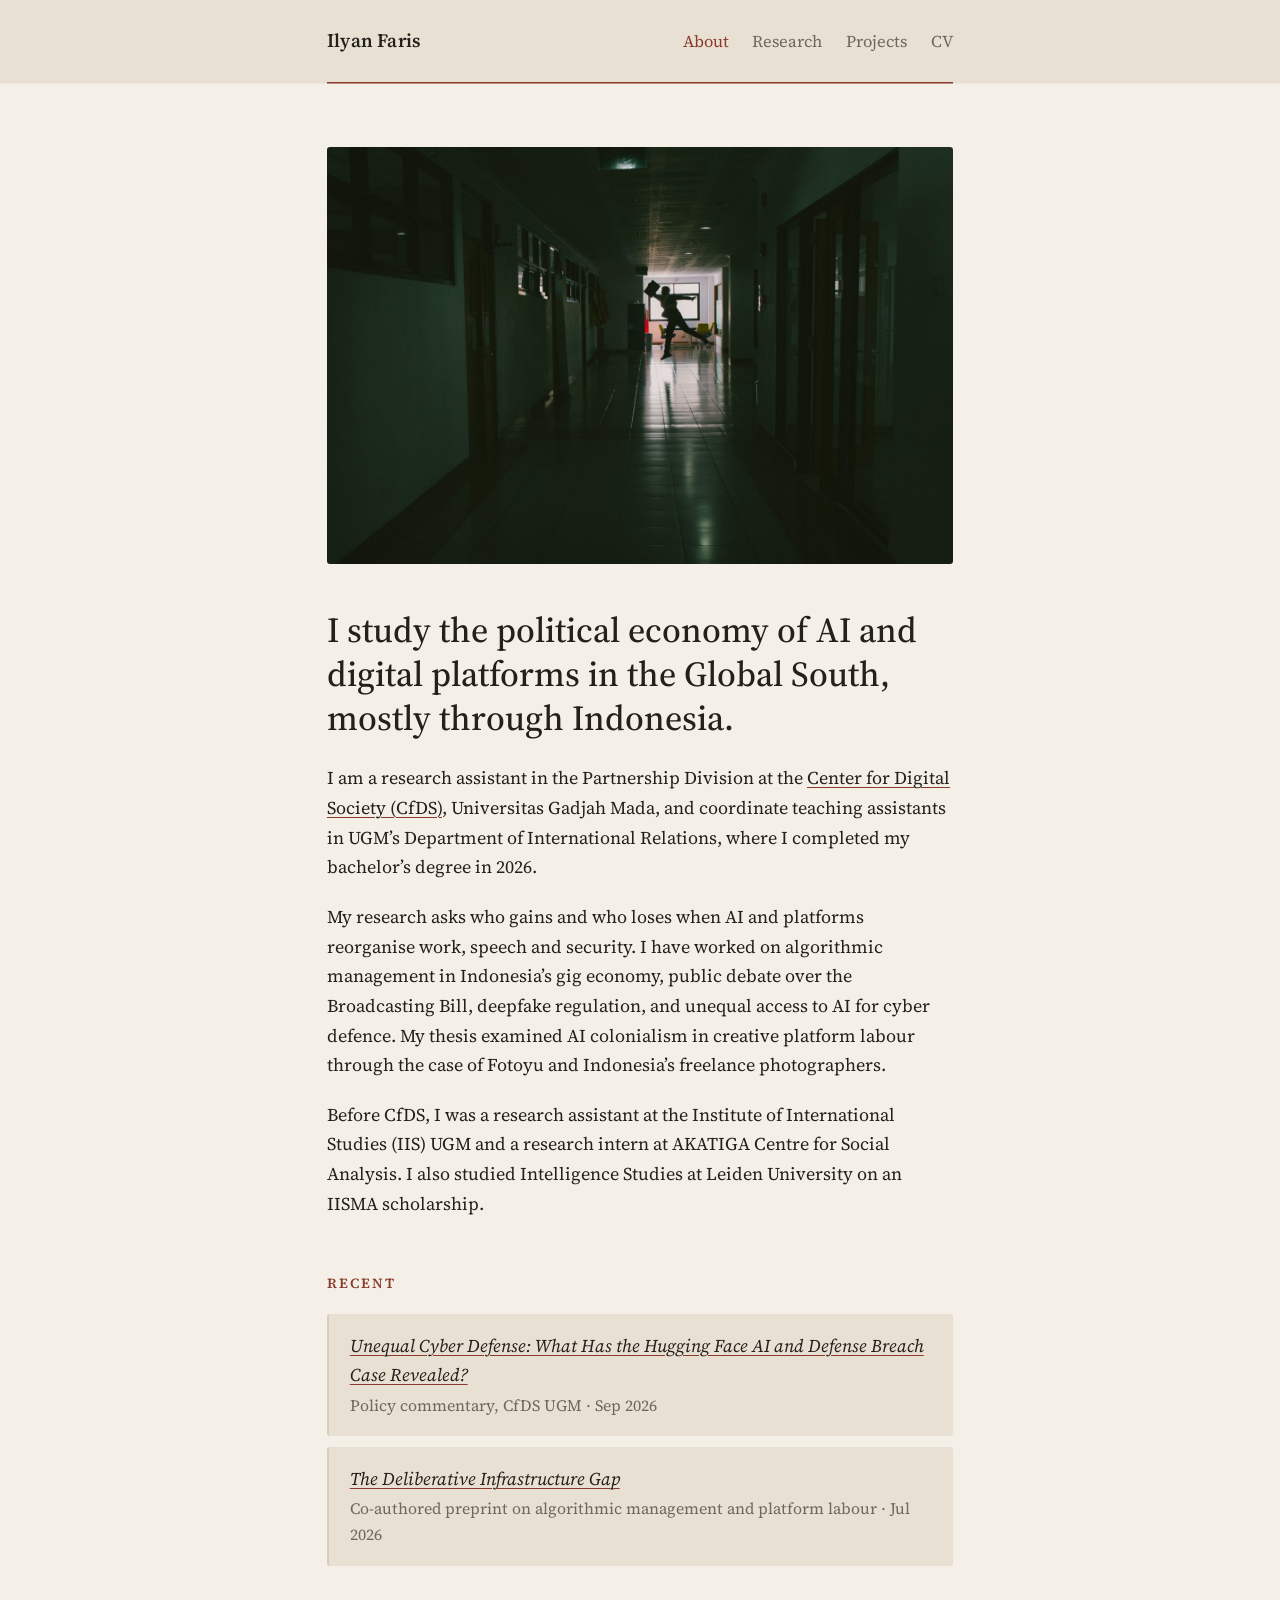
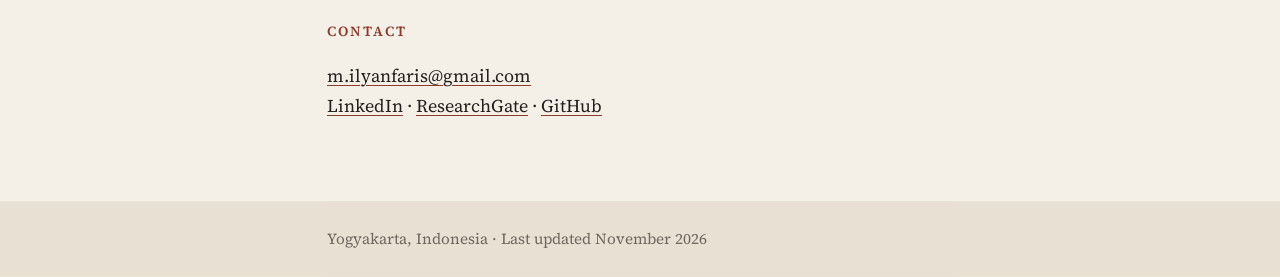
<file: index.html>
<!DOCTYPE html>
<html lang="en">
<head>
  <meta charset="utf-8">
  <meta name="viewport" content="width=device-width, initial-scale=1">
  <title>Ilyan Faris</title>
  <meta name="description" content="Ilyan Faris researches the political economy of AI and digital platforms in the Global South, with Indonesia as the main case.">
  <link rel="preconnect" href="https://fonts.googleapis.com">
  <link rel="preconnect" href="https://fonts.gstatic.com" crossorigin>
  <link href="https://fonts.googleapis.com/css2?family=Source+Serif+4:ital,opsz,wght@0,8..60,400;0,8..60,500;0,8..60,600;1,8..60,400&display=swap" rel="stylesheet">
  <link rel="stylesheet" href="style.css">
</head>
<body>
  <div class="wrap">

    <header>
      <a class="name" href="index.html">Ilyan Faris</a>
      <nav>
        <a href="index.html" class="current">About</a>
        <a href="research.html">Research</a>
        <a href="projects.html">Projects</a>
        <a href="cv.html">CV</a>
      </nav>
    </header>

    <main>
      <img class="photo" style="display:block;width:100%;height:auto;border-radius:3px;margin:0 0 2.5rem;" src="photo.jpg" alt="Silhouette of Ilyan Faris leaping down a dim university corridor toward a bright window" width="1400" height="934">

      <h1>I study the political economy of AI and digital platforms in the Global South, mostly through Indonesia.</h1>

      <p>I am a research assistant in the Partnership Division at the <a href="https://cfds.fisipol.ugm.ac.id">Center for Digital Society (CfDS)</a>, Universitas Gadjah Mada, and coordinate teaching assistants in UGM&rsquo;s Department of International Relations, where I completed my bachelor&rsquo;s degree in 2026.</p>

      <p>My research asks who gains and who loses when AI and platforms reorganise work, speech and security. I have worked on algorithmic management in Indonesia&rsquo;s gig economy, public debate over the Broadcasting Bill, deepfake regulation, and unequal access to AI for cyber defence. My thesis examined AI colonialism in creative platform labour through the case of Fotoyu and Indonesia&rsquo;s freelance photographers.</p>

      <p>Before CfDS, I was a research assistant at the Institute of International Studies (IIS) UGM and a research intern at AKATIGA Centre for Social Analysis. I also studied Intelligence Studies at Leiden University on an IISMA scholarship.</p>

      <h2>Recent</h2>
      <ul class="entries">
        <li>
          <span class="entry-title"><a href="https://digitalsociety.id/2026/09/17/unequal-cyber-defense-what-the-hugging-face-breach-reveals-about-defenders/22268/"><em>Unequal Cyber Defense: What Has the Hugging Face AI and Defense Breach Case Revealed?</em></a></span>
          <span class="entry-meta">Policy commentary, CfDS UGM &middot; Sep 2026</span>
        </li>
        <li>
          <span class="entry-title"><a href="project-gig-economy.html"><em>The Deliberative Infrastructure Gap</em></a></span>
          <span class="entry-meta">Co-authored preprint on algorithmic management and platform labour &middot; Jul 2026</span>
        </li>
      </ul>

      <h2>Contact</h2>
      <p>
        <a href="mailto:m.ilyanfaris@gmail.com">m.ilyanfaris@gmail.com</a><br>
        <a href="https://www.linkedin.com/in/muhammadilyanfaris/">LinkedIn</a> &middot;
        <a href="https://www.researchgate.net/profile/Muhammad-Faris-47">ResearchGate</a> &middot;
        <a href="https://github.com/IlyanFaris">GitHub</a>
      </p>
    </main>

    <footer>
      Yogyakarta, Indonesia &middot; Last updated November 2026
    </footer>

  </div>
</body>
</html>
</file>
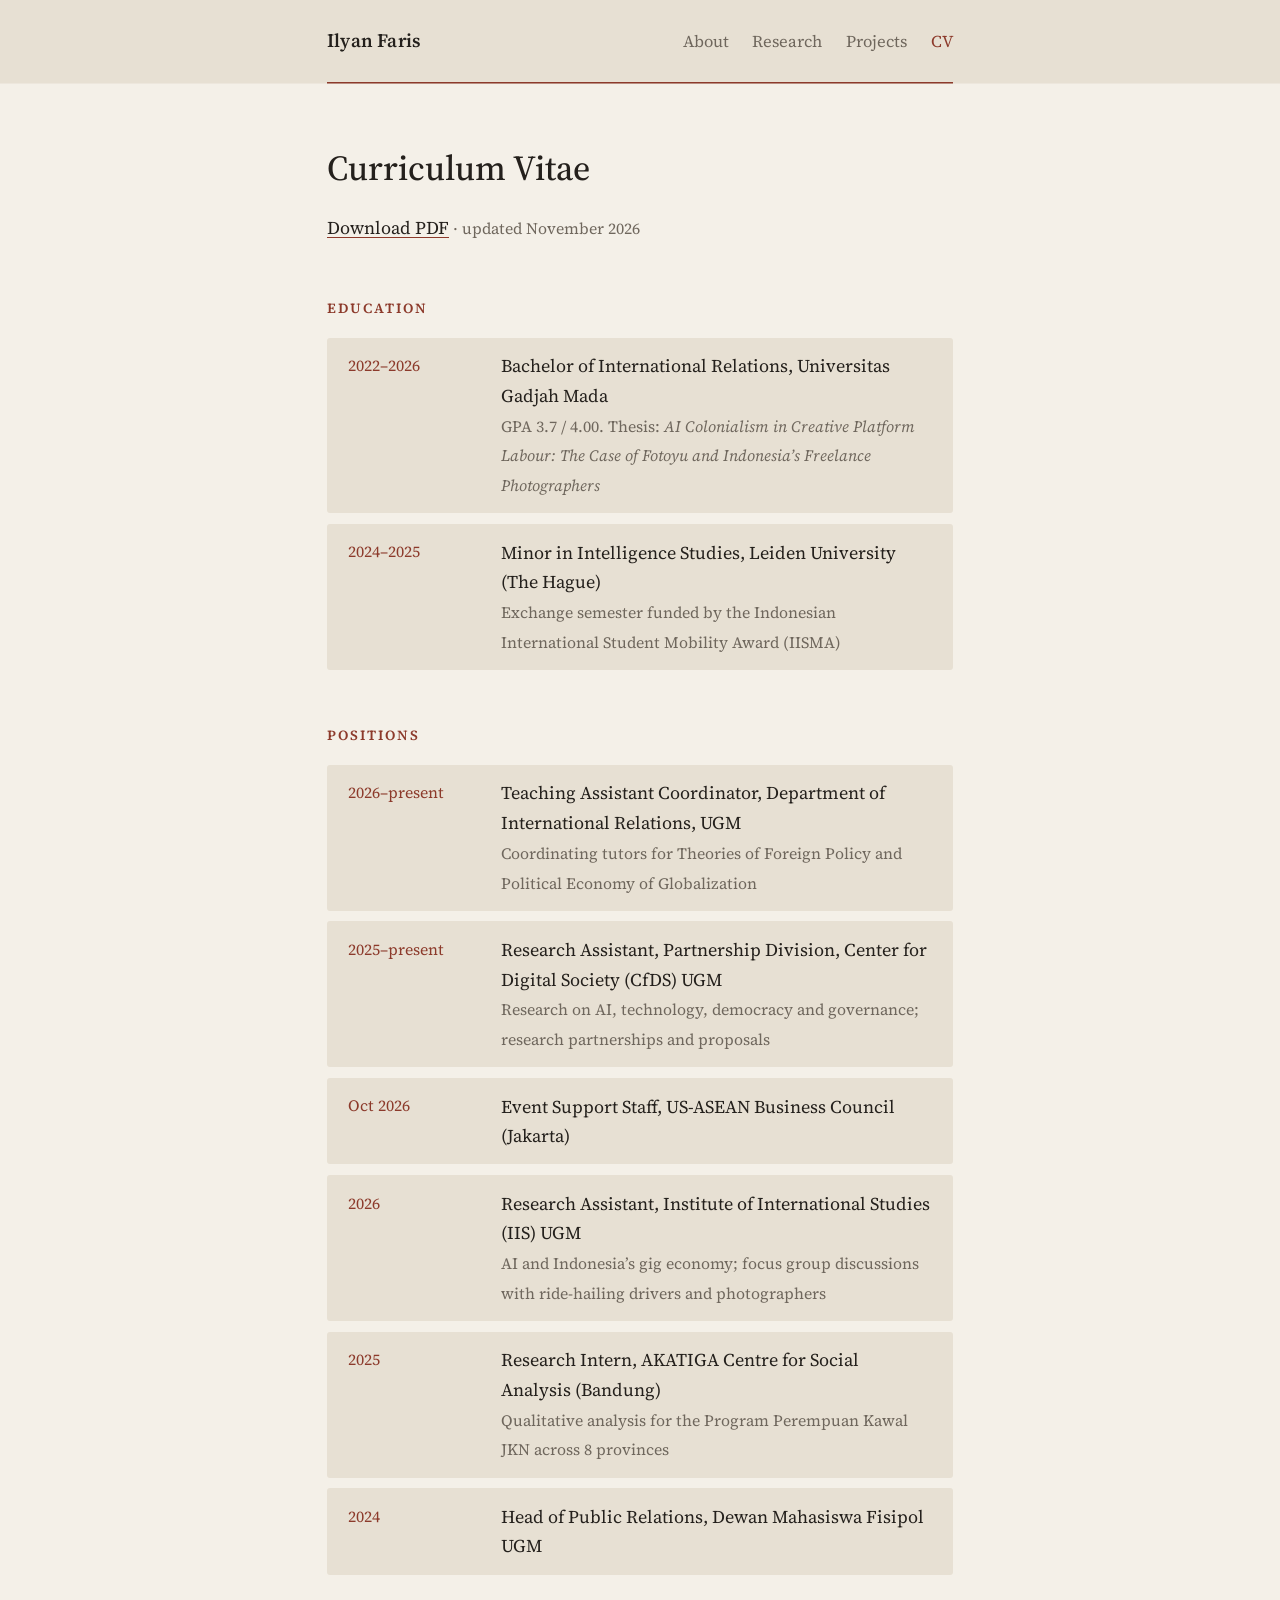
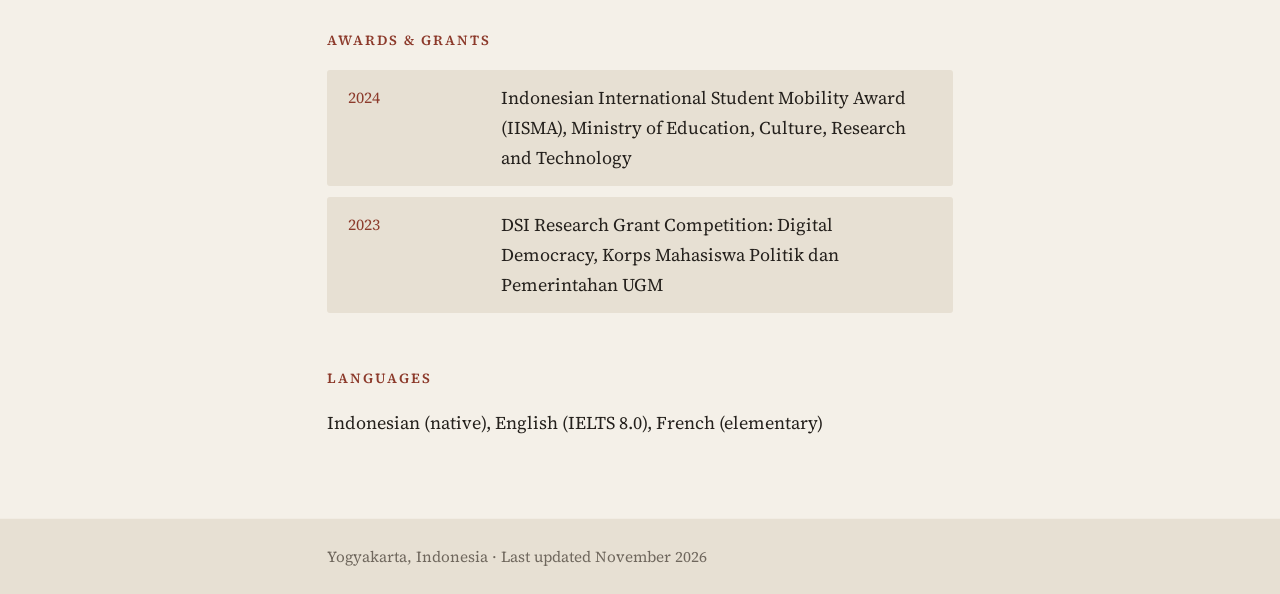
<file: cv.html>
<!DOCTYPE html>
<html lang="en">
<head>
  <meta charset="utf-8">
  <meta name="viewport" content="width=device-width, initial-scale=1">
  <title>CV — Ilyan Faris</title>
  <link rel="preconnect" href="https://fonts.googleapis.com">
  <link rel="preconnect" href="https://fonts.gstatic.com" crossorigin>
  <link href="https://fonts.googleapis.com/css2?family=Source+Serif+4:ital,opsz,wght@0,8..60,400;0,8..60,500;0,8..60,600;1,8..60,400&display=swap" rel="stylesheet">
  <link rel="stylesheet" href="style.css">
</head>
<body>
  <div class="wrap">

    <header>
      <a class="name" href="index.html">Ilyan Faris</a>
      <nav>
        <a href="index.html">About</a>
        <a href="research.html">Research</a>
        <a href="projects.html">Projects</a>
        <a href="cv.html" class="current">CV</a>
      </nav>
    </header>

    <main>
      <h1>Curriculum Vitae</h1>
      <p><a href="cv.pdf">Download PDF</a> <span class="muted small">&middot; updated November 2026</span></p>

      <h2>Education</h2>
      <div class="row">
        <div class="when">2022&ndash;2026</div>
        <div>Bachelor of International Relations, Universitas Gadjah Mada<br><span class="muted small">GPA 3.7 / 4.00. Thesis: <em>AI Colonialism in Creative Platform Labour: The Case of Fotoyu and Indonesia&rsquo;s Freelance Photographers</em></span></div>
      </div>
      <div class="row">
        <div class="when">2024&ndash;2025</div>
        <div>Minor in Intelligence Studies, Leiden University (The Hague)<br><span class="muted small">Exchange semester funded by the Indonesian International Student Mobility Award (IISMA)</span></div>
      </div>

      <h2>Positions</h2>
      <div class="row">
        <div class="when">2026&ndash;present</div>
        <div>Teaching Assistant Coordinator, Department of International Relations, UGM<br><span class="muted small">Coordinating tutors for Theories of Foreign Policy and Political Economy of Globalization</span></div>
      </div>
      <div class="row">
        <div class="when">2025&ndash;present</div>
        <div>Research Assistant, Partnership Division, Center for Digital Society (CfDS) UGM<br><span class="muted small">Research on AI, technology, democracy and governance; research partnerships and proposals</span></div>
      </div>
      <div class="row">
        <div class="when">Oct 2026</div>
        <div>Event Support Staff, US-ASEAN Business Council (Jakarta)</div>
      </div>
      <div class="row">
        <div class="when">2026</div>
        <div>Research Assistant, Institute of International Studies (IIS) UGM<br><span class="muted small">AI and Indonesia&rsquo;s gig economy; focus group discussions with ride-hailing drivers and photographers</span></div>
      </div>
      <div class="row">
        <div class="when">2025</div>
        <div>Research Intern, AKATIGA Centre for Social Analysis (Bandung)<br><span class="muted small">Qualitative analysis for the Program Perempuan Kawal JKN across 8 provinces</span></div>
      </div>
      <div class="row">
        <div class="when">2024</div>
        <div>Head of Public Relations, Dewan Mahasiswa Fisipol UGM</div>
      </div>

      <h2>Awards &amp; grants</h2>
      <div class="row">
        <div class="when">2024</div>
        <div>Indonesian International Student Mobility Award (IISMA), Ministry of Education, Culture, Research and Technology</div>
      </div>
      <div class="row">
        <div class="when">2023</div>
        <div>DSI Research Grant Competition: Digital Democracy, Korps Mahasiswa Politik dan Pemerintahan UGM</div>
      </div>

      <h2>Languages</h2>
      <p>Indonesian (native), English (IELTS 8.0), French (elementary)</p>
    </main>

    <footer>
      Yogyakarta, Indonesia &middot; Last updated November 2026
    </footer>

  </div>
</body>
</html>
</file>
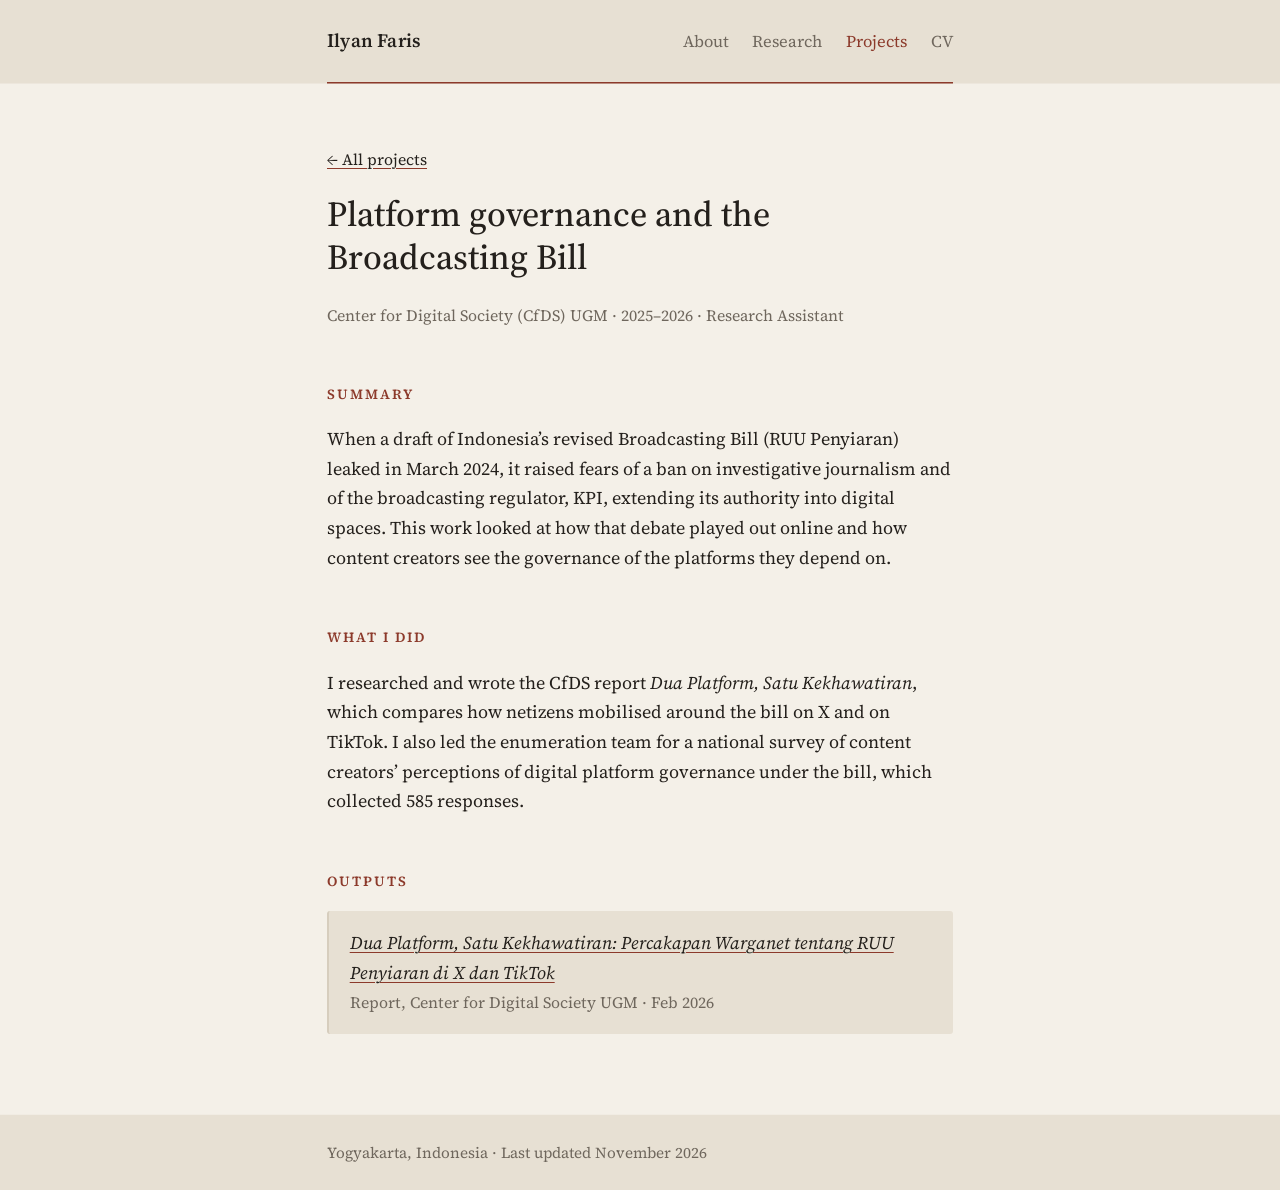
<file: project-broadcasting-bill.html>
<!DOCTYPE html>
<html lang="en">
<head>
  <meta charset="utf-8">
  <meta name="viewport" content="width=device-width, initial-scale=1">
  <title>Platform governance and the Broadcasting Bill — Ilyan Faris</title>
  <link rel="preconnect" href="https://fonts.googleapis.com">
  <link rel="preconnect" href="https://fonts.gstatic.com" crossorigin>
  <link href="https://fonts.googleapis.com/css2?family=Source+Serif+4:ital,opsz,wght@0,8..60,400;0,8..60,500;0,8..60,600;1,8..60,400&display=swap" rel="stylesheet">
  <link rel="stylesheet" href="style.css">
</head>
<body>
  <div class="wrap">

    <header>
      <a class="name" href="index.html">Ilyan Faris</a>
      <nav>
        <a href="index.html">About</a>
        <a href="research.html">Research</a>
        <a href="projects.html" class="current">Projects</a>
        <a href="cv.html">CV</a>
      </nav>
    </header>

    <main>
      <p class="small"><a href="projects.html">&larr; All projects</a></p>

      <h1>Platform governance and the Broadcasting Bill</h1>
      <p class="muted small">Center for Digital Society (CfDS) UGM &middot; 2025&ndash;2026 &middot; Research Assistant</p>

      <h2>Summary</h2>
      <p>When a draft of Indonesia&rsquo;s revised Broadcasting Bill (RUU Penyiaran) leaked in March 2024, it raised fears of a ban on investigative journalism and of the broadcasting regulator, KPI, extending its authority into digital spaces. This work looked at how that debate played out online and how content creators see the governance of the platforms they depend on.</p>

      <h2>What I did</h2>
      <p>I researched and wrote the CfDS report <em>Dua Platform, Satu Kekhawatiran</em>, which compares how netizens mobilised around the bill on X and on TikTok. I also led the enumeration team for a national survey of content creators&rsquo; perceptions of digital platform governance under the bill, which collected 585 responses.</p>

      <h2>Outputs</h2>
      <ul class="entries">
        <li>
          <span class="entry-title"><a href="https://digitalsociety.id/wp-content/uploads/2026/02/03.-Riset-RUU-Penyiaran-CfDS-Dua-Platform-Satu-Kekhawatiran-Percakapan-Warganet-tentang-RUU-Penyiaran-di-X-dan-TikTok.pdf"><em>Dua Platform, Satu Kekhawatiran: Percakapan Warganet tentang RUU Penyiaran di X dan TikTok</em></a></span>
          <span class="entry-meta">Report, Center for Digital Society UGM &middot; Feb 2026</span>
        </li>
      </ul>
    </main>

    <footer>
      Yogyakarta, Indonesia &middot; Last updated November 2026
    </footer>

  </div>
</body>
</html>
</file>
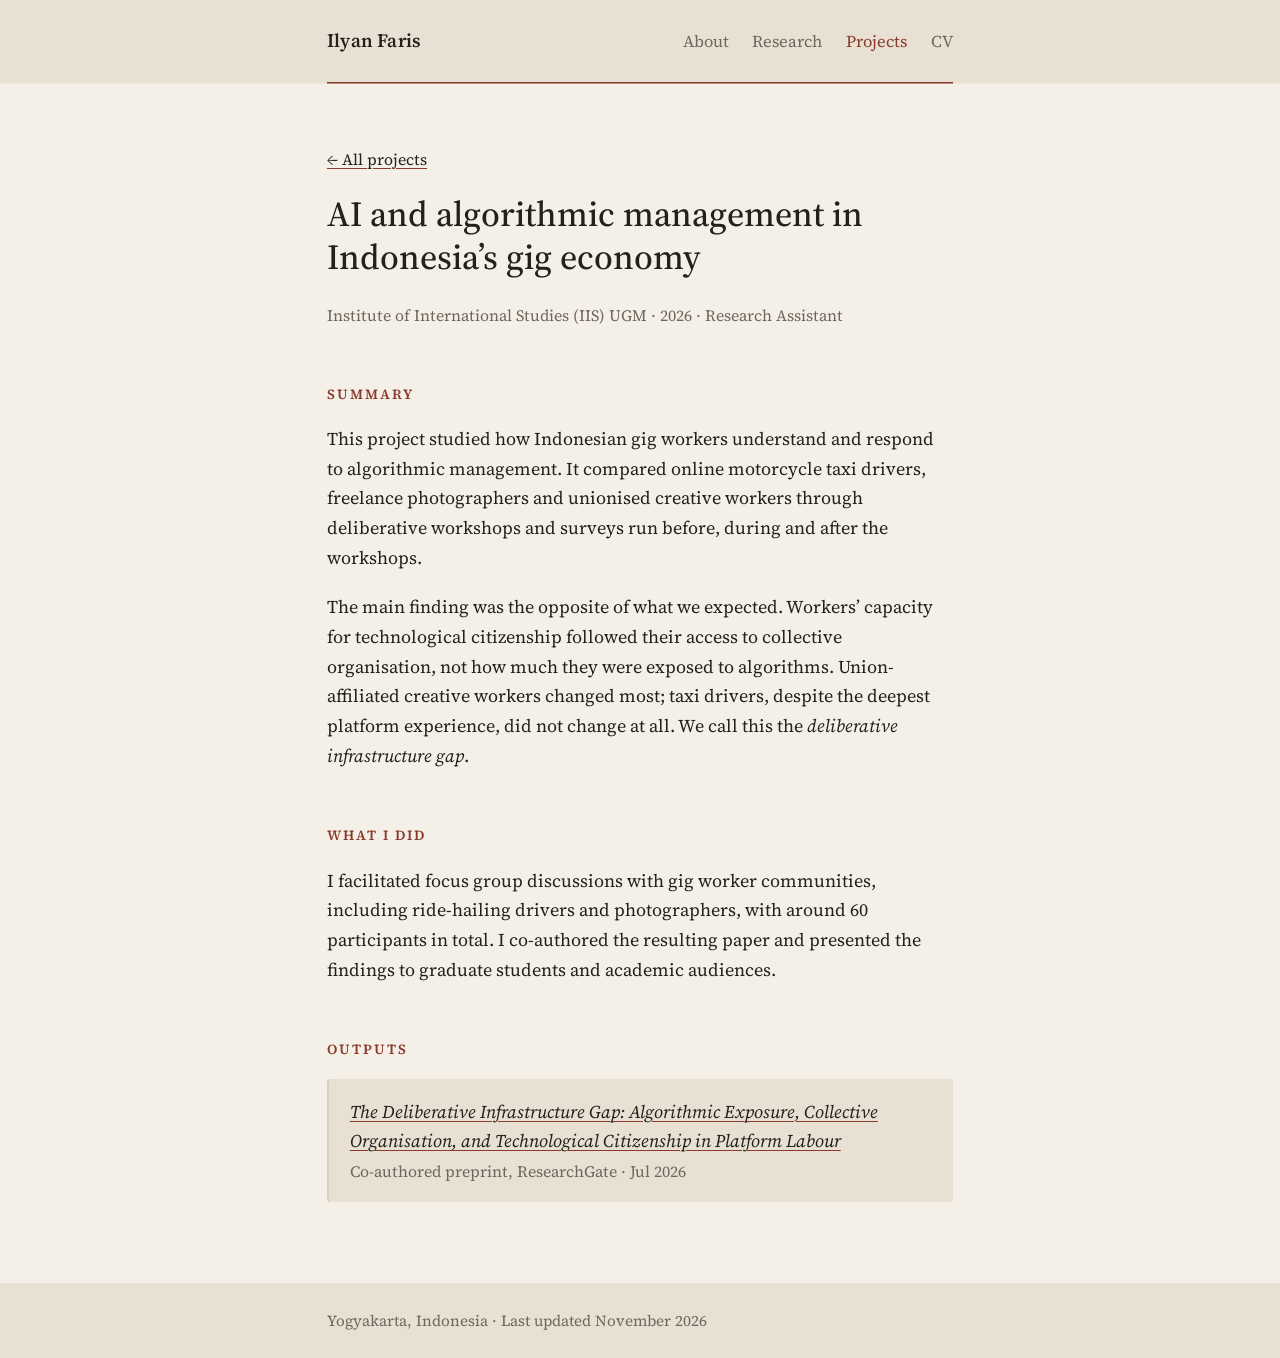
<file: project-gig-economy.html>
<!DOCTYPE html>
<html lang="en">
<head>
  <meta charset="utf-8">
  <meta name="viewport" content="width=device-width, initial-scale=1">
  <title>AI and algorithmic management in Indonesia&rsquo;s gig economy — Ilyan Faris</title>
  <link rel="preconnect" href="https://fonts.googleapis.com">
  <link rel="preconnect" href="https://fonts.gstatic.com" crossorigin>
  <link href="https://fonts.googleapis.com/css2?family=Source+Serif+4:ital,opsz,wght@0,8..60,400;0,8..60,500;0,8..60,600;1,8..60,400&display=swap" rel="stylesheet">
  <link rel="stylesheet" href="style.css">
</head>
<body>
  <div class="wrap">

    <header>
      <a class="name" href="index.html">Ilyan Faris</a>
      <nav>
        <a href="index.html">About</a>
        <a href="research.html">Research</a>
        <a href="projects.html" class="current">Projects</a>
        <a href="cv.html">CV</a>
      </nav>
    </header>

    <main>
      <p class="small"><a href="projects.html">&larr; All projects</a></p>

      <h1>AI and algorithmic management in Indonesia&rsquo;s gig economy</h1>
      <p class="muted small">Institute of International Studies (IIS) UGM &middot; 2026 &middot; Research Assistant</p>

      <h2>Summary</h2>
      <p>This project studied how Indonesian gig workers understand and respond to algorithmic management. It compared online motorcycle taxi drivers, freelance photographers and unionised creative workers through deliberative workshops and surveys run before, during and after the workshops.</p>
      <p>The main finding was the opposite of what we expected. Workers&rsquo; capacity for technological citizenship followed their access to collective organisation, not how much they were exposed to algorithms. Union-affiliated creative workers changed most; taxi drivers, despite the deepest platform experience, did not change at all. We call this the <em>deliberative infrastructure gap</em>.</p>

      <h2>What I did</h2>
      <p>I facilitated focus group discussions with gig worker communities, including ride-hailing drivers and photographers, with around 60 participants in total. I co-authored the resulting paper and presented the findings to graduate students and academic audiences.</p>

      <h2>Outputs</h2>
      <ul class="entries">
        <li>
          <span class="entry-title"><a href="https://www.researchgate.net/publication/410627868_The_Deliberative_Infrastructure_Gap_Algorithmic_ExposureCollective_Organisation_and_Technological_Citizenship_inPlatform_Labour"><em>The Deliberative Infrastructure Gap: Algorithmic Exposure, Collective Organisation, and Technological Citizenship in Platform Labour</em></a></span>
          <span class="entry-meta">Co-authored preprint, ResearchGate &middot; Jul 2026</span>
        </li>
      </ul>
    </main>

    <footer>
      Yogyakarta, Indonesia &middot; Last updated November 2026
    </footer>

  </div>
</body>
</html>
</file>
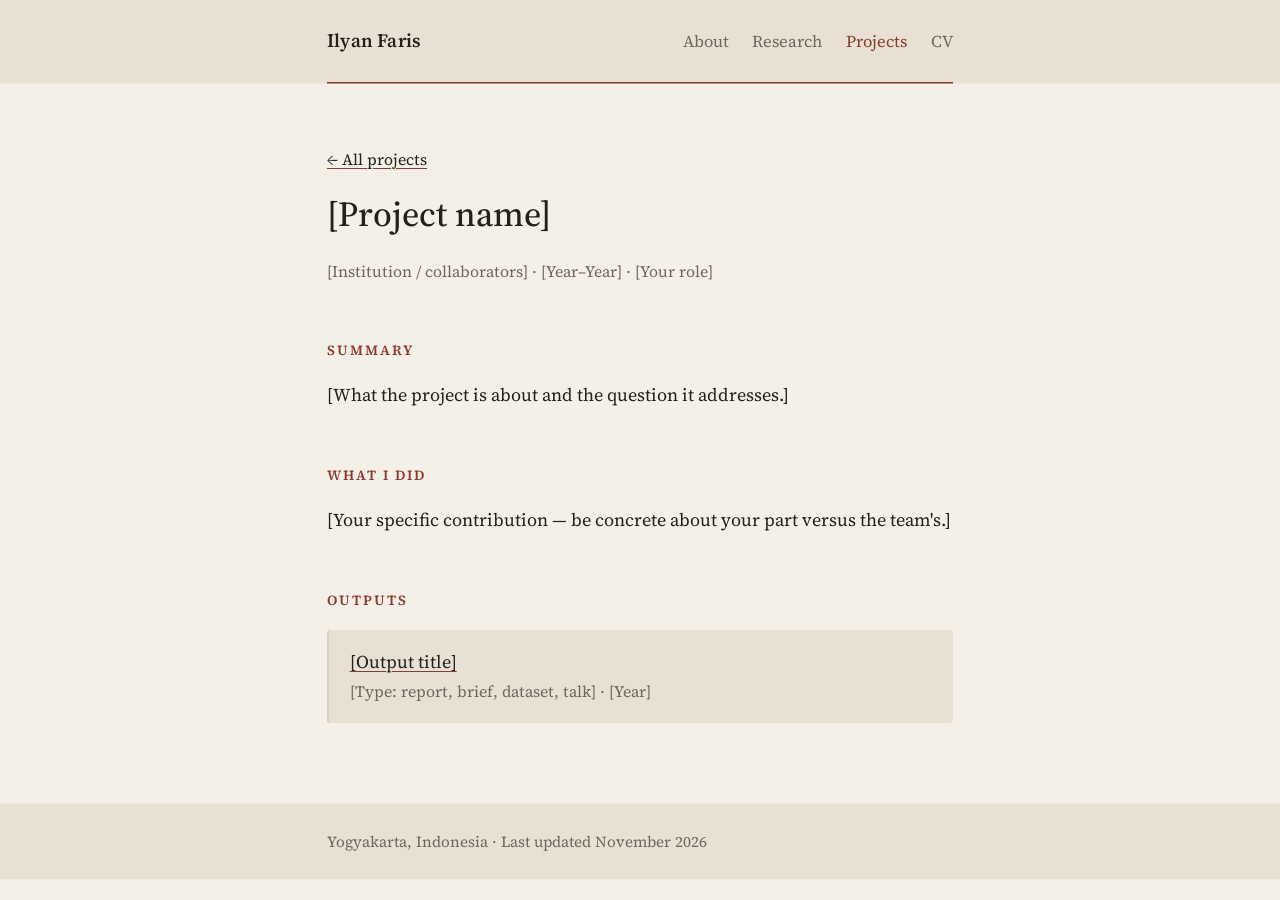
<file: project-template.html>
<!DOCTYPE html>
<html lang="en">
<head>
  <meta charset="utf-8">
  <meta name="viewport" content="width=device-width, initial-scale=1">
  <title>[Project name] — Ilyan Faris</title>
  <link rel="preconnect" href="https://fonts.googleapis.com">
  <link rel="preconnect" href="https://fonts.gstatic.com" crossorigin>
  <link href="https://fonts.googleapis.com/css2?family=Source+Serif+4:ital,opsz,wght@0,8..60,400;0,8..60,500;0,8..60,600;1,8..60,400&display=swap" rel="stylesheet">
  <link rel="stylesheet" href="style.css">
</head>
<body>
  <div class="wrap">

    <header>
      <a class="name" href="index.html">Ilyan Faris</a>
      <nav>
        <a href="index.html">About</a>
        <a href="research.html">Research</a>
        <a href="projects.html" class="current">Projects</a>
        <a href="cv.html">CV</a>
      </nav>
    </header>

    <main>
      <p class="small"><a href="projects.html">&larr; All projects</a></p>

      <h1>[Project name]</h1>
      <p class="muted small">[Institution / collaborators] &middot; [Year–Year] &middot; [Your role]</p>

      <h2>Summary</h2>
      <p>[What the project is about and the question it addresses.]</p>

      <h2>What I did</h2>
      <p>[Your specific contribution — be concrete about your part versus the team's.]</p>

      <h2>Outputs</h2>
      <ul class="entries">
        <li>
          <span class="entry-title"><a href="[link]">[Output title]</a></span>
          <span class="entry-meta">[Type: report, brief, dataset, talk] &middot; [Year]</span>
        </li>
      </ul>
    </main>

    <footer>
      Yogyakarta, Indonesia &middot; Last updated November 2026
    </footer>

  </div>
</body>
</html>
</file>
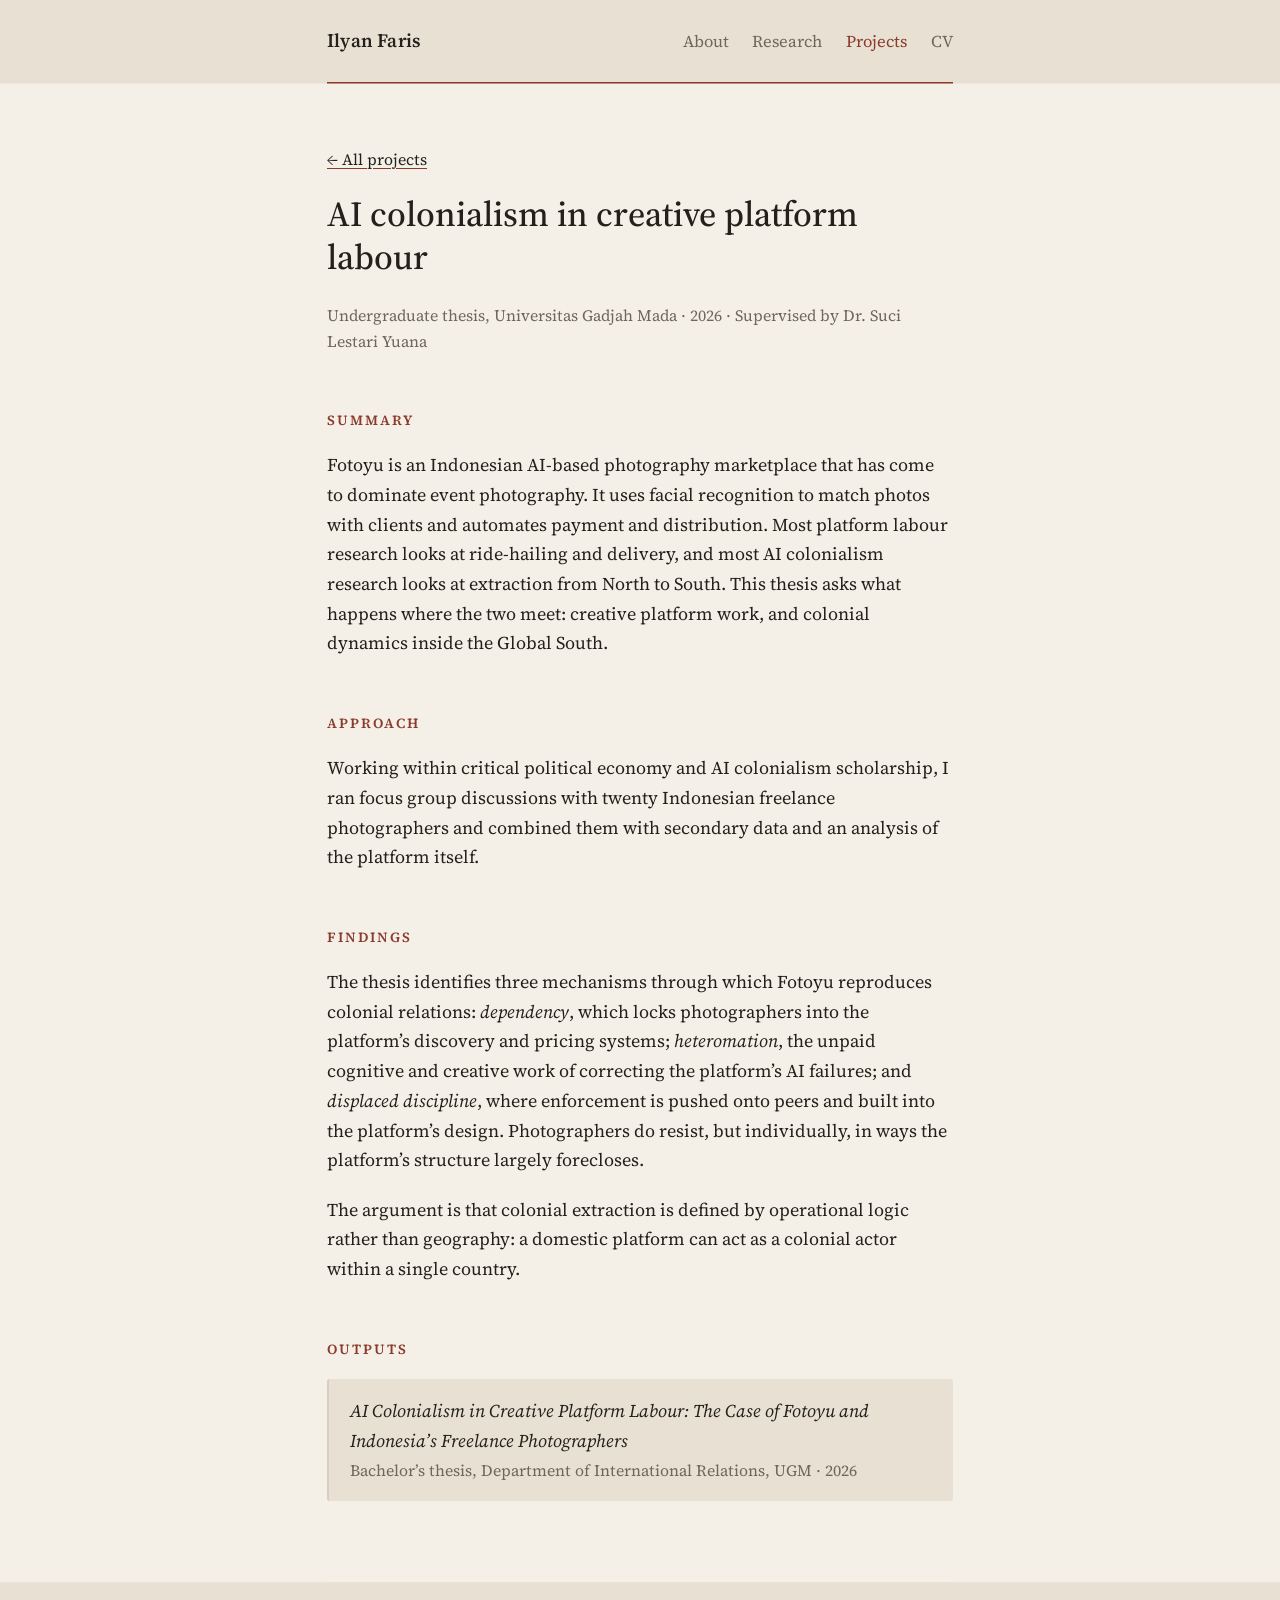
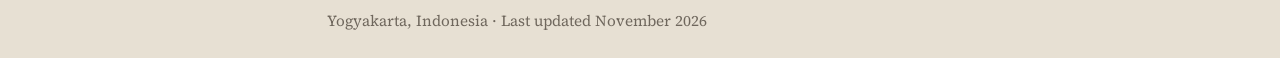
<file: project-thesis.html>
<!DOCTYPE html>
<html lang="en">
<head>
  <meta charset="utf-8">
  <meta name="viewport" content="width=device-width, initial-scale=1">
  <title>AI colonialism in creative platform labour — Ilyan Faris</title>
  <link rel="preconnect" href="https://fonts.googleapis.com">
  <link rel="preconnect" href="https://fonts.gstatic.com" crossorigin>
  <link href="https://fonts.googleapis.com/css2?family=Source+Serif+4:ital,opsz,wght@0,8..60,400;0,8..60,500;0,8..60,600;1,8..60,400&display=swap" rel="stylesheet">
  <link rel="stylesheet" href="style.css">
</head>
<body>
  <div class="wrap">

    <header>
      <a class="name" href="index.html">Ilyan Faris</a>
      <nav>
        <a href="index.html">About</a>
        <a href="research.html">Research</a>
        <a href="projects.html" class="current">Projects</a>
        <a href="cv.html">CV</a>
      </nav>
    </header>

    <main>
      <p class="small"><a href="projects.html">&larr; All projects</a></p>

      <h1>AI colonialism in creative platform labour</h1>
      <p class="muted small">Undergraduate thesis, Universitas Gadjah Mada &middot; 2026 &middot; Supervised by Dr. Suci Lestari Yuana</p>

      <h2>Summary</h2>
      <p>Fotoyu is an Indonesian AI-based photography marketplace that has come to dominate event photography. It uses facial recognition to match photos with clients and automates payment and distribution. Most platform labour research looks at ride-hailing and delivery, and most AI colonialism research looks at extraction from North to South. This thesis asks what happens where the two meet: creative platform work, and colonial dynamics inside the Global South.</p>

      <h2>Approach</h2>
      <p>Working within critical political economy and AI colonialism scholarship, I ran focus group discussions with twenty Indonesian freelance photographers and combined them with secondary data and an analysis of the platform itself.</p>

      <h2>Findings</h2>
      <p>The thesis identifies three mechanisms through which Fotoyu reproduces colonial relations: <em>dependency</em>, which locks photographers into the platform&rsquo;s discovery and pricing systems; <em>heteromation</em>, the unpaid cognitive and creative work of correcting the platform&rsquo;s AI failures; and <em>displaced discipline</em>, where enforcement is pushed onto peers and built into the platform&rsquo;s design. Photographers do resist, but individually, in ways the platform&rsquo;s structure largely forecloses.</p>
      <p>The argument is that colonial extraction is defined by operational logic rather than geography: a domestic platform can act as a colonial actor within a single country.</p>

      <h2>Outputs</h2>
      <ul class="entries">
        <li>
          <span class="entry-title"><em>AI Colonialism in Creative Platform Labour: The Case of Fotoyu and Indonesia&rsquo;s Freelance Photographers</em></span>
          <span class="entry-meta">Bachelor&rsquo;s thesis, Department of International Relations, UGM &middot; 2026</span>
        </li>
      </ul>
    </main>

    <footer>
      Yogyakarta, Indonesia &middot; Last updated November 2026
    </footer>

  </div>
</body>
</html>
</file>
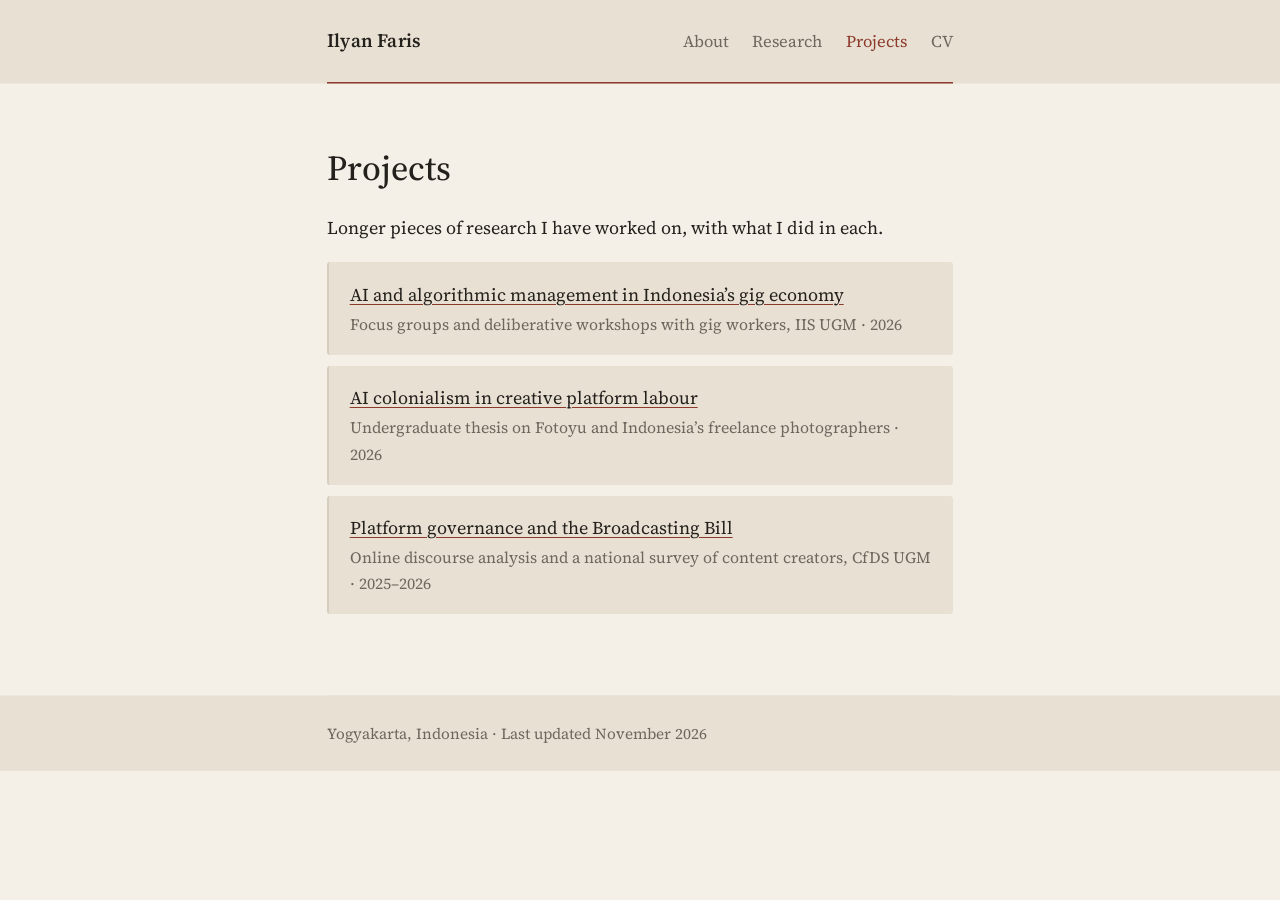
<file: projects.html>
<!DOCTYPE html>
<html lang="en">
<head>
  <meta charset="utf-8">
  <meta name="viewport" content="width=device-width, initial-scale=1">
  <title>Projects — Ilyan Faris</title>
  <link rel="preconnect" href="https://fonts.googleapis.com">
  <link rel="preconnect" href="https://fonts.gstatic.com" crossorigin>
  <link href="https://fonts.googleapis.com/css2?family=Source+Serif+4:ital,opsz,wght@0,8..60,400;0,8..60,500;0,8..60,600;1,8..60,400&display=swap" rel="stylesheet">
  <link rel="stylesheet" href="style.css">
</head>
<body>
  <div class="wrap">

    <header>
      <a class="name" href="index.html">Ilyan Faris</a>
      <nav>
        <a href="index.html">About</a>
        <a href="research.html">Research</a>
        <a href="projects.html" class="current">Projects</a>
        <a href="cv.html">CV</a>
      </nav>
    </header>

    <main>
      <h1>Projects</h1>

      <p>Longer pieces of research I have worked on, with what I did in each.</p>

      <ul class="entries">
        <li>
          <span class="entry-title"><a href="project-gig-economy.html">AI and algorithmic management in Indonesia&rsquo;s gig economy</a></span>
          <span class="entry-meta">Focus groups and deliberative workshops with gig workers, IIS UGM &middot; 2026</span>
        </li>
        <li>
          <span class="entry-title"><a href="project-thesis.html">AI colonialism in creative platform labour</a></span>
          <span class="entry-meta">Undergraduate thesis on Fotoyu and Indonesia&rsquo;s freelance photographers &middot; 2026</span>
        </li>
        <li>
          <span class="entry-title"><a href="project-broadcasting-bill.html">Platform governance and the Broadcasting Bill</a></span>
          <span class="entry-meta">Online discourse analysis and a national survey of content creators, CfDS UGM &middot; 2025&ndash;2026</span>
        </li>
      </ul>
    </main>

    <footer>
      Yogyakarta, Indonesia &middot; Last updated November 2026
    </footer>

  </div>
</body>
</html>
</file>
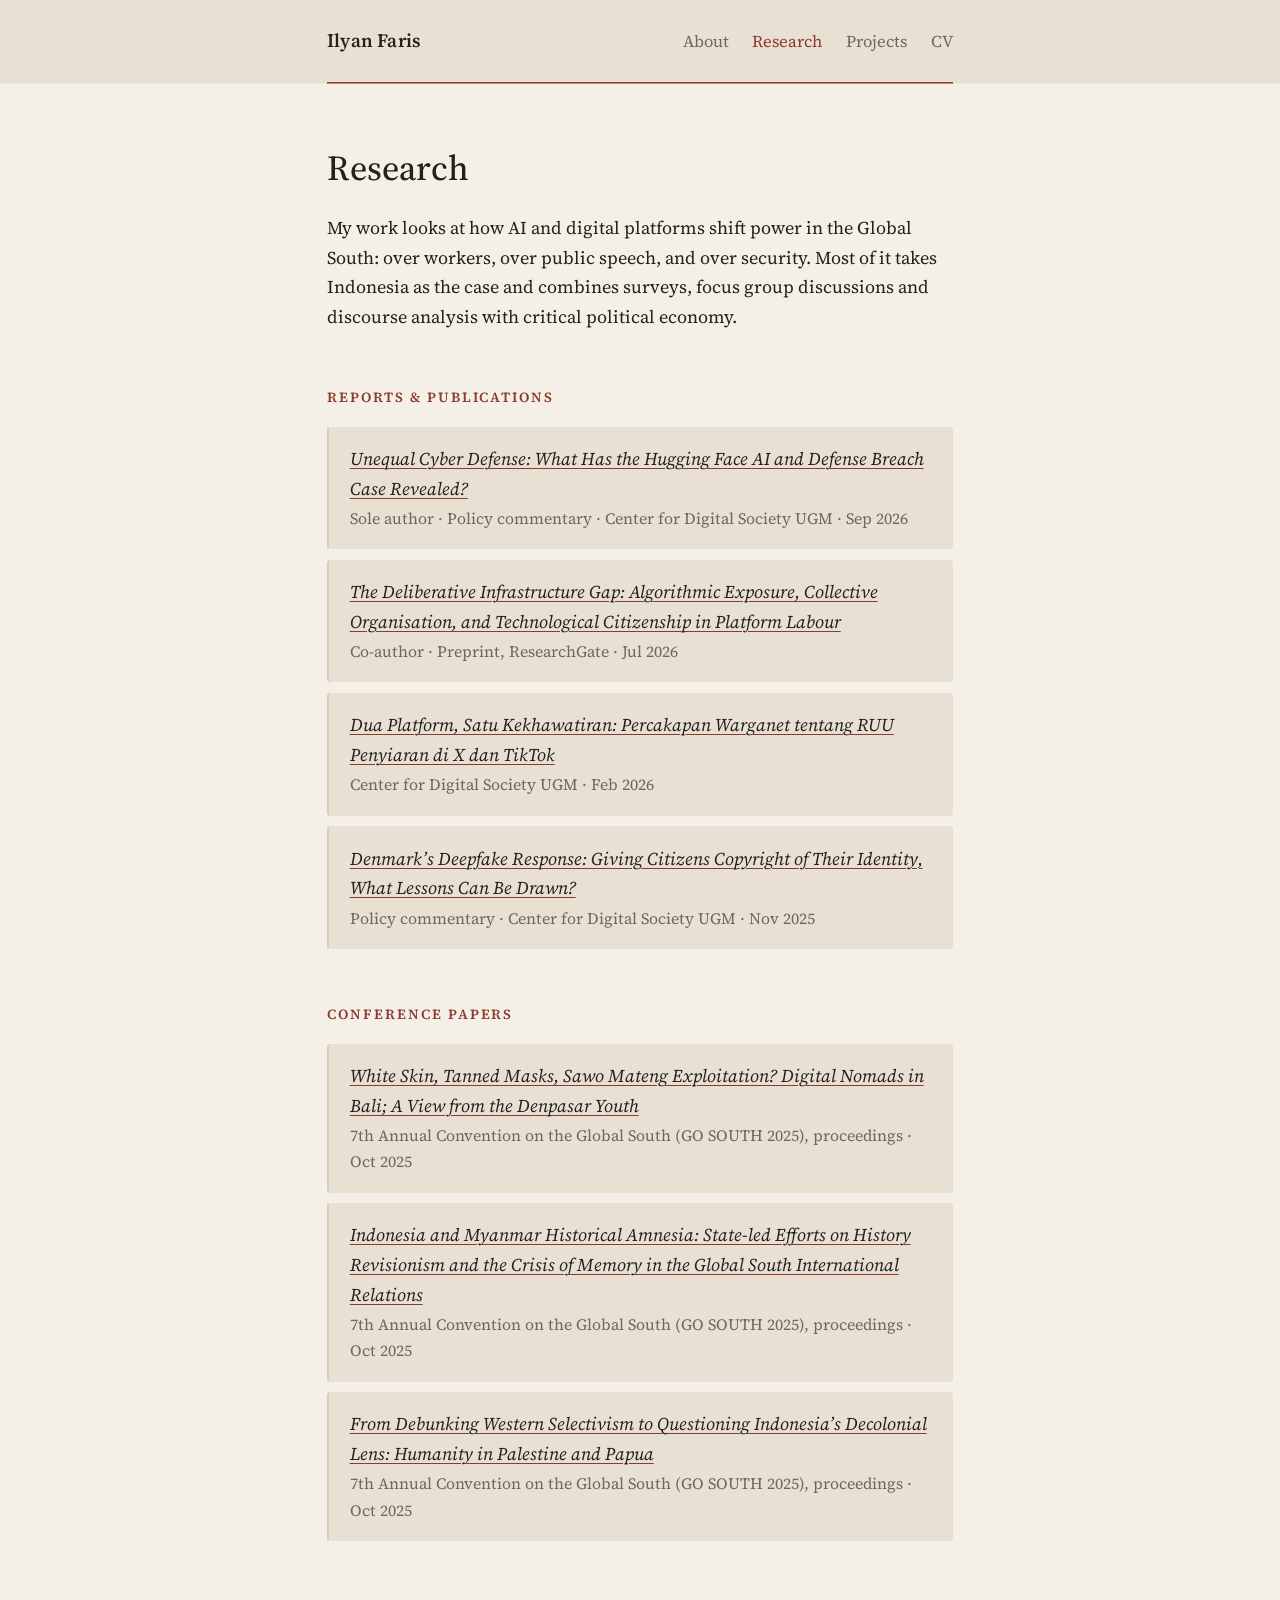
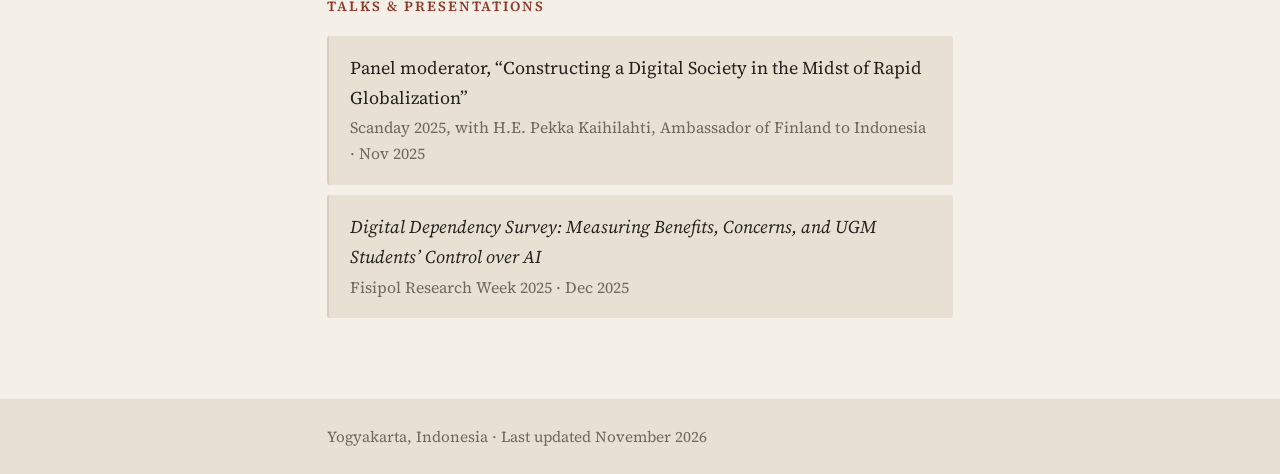
<file: research.html>
<!DOCTYPE html>
<html lang="en">
<head>
  <meta charset="utf-8">
  <meta name="viewport" content="width=device-width, initial-scale=1">
  <title>Research — Ilyan Faris</title>
  <link rel="preconnect" href="https://fonts.googleapis.com">
  <link rel="preconnect" href="https://fonts.gstatic.com" crossorigin>
  <link href="https://fonts.googleapis.com/css2?family=Source+Serif+4:ital,opsz,wght@0,8..60,400;0,8..60,500;0,8..60,600;1,8..60,400&display=swap" rel="stylesheet">
  <link rel="stylesheet" href="style.css">
</head>
<body>
  <div class="wrap">

    <header>
      <a class="name" href="index.html">Ilyan Faris</a>
      <nav>
        <a href="index.html">About</a>
        <a href="research.html" class="current">Research</a>
        <a href="projects.html">Projects</a>
        <a href="cv.html">CV</a>
      </nav>
    </header>

    <main>
      <h1>Research</h1>

      <p>My work looks at how AI and digital platforms shift power in the Global South: over workers, over public speech, and over security. Most of it takes Indonesia as the case and combines surveys, focus group discussions and discourse analysis with critical political economy.</p>

      <h2>Reports &amp; publications</h2>
      <ul class="entries">
        <li>
          <span class="entry-title"><a href="https://digitalsociety.id/2026/09/17/unequal-cyber-defense-what-the-hugging-face-breach-reveals-about-defenders/22268/"><em>Unequal Cyber Defense: What Has the Hugging Face AI and Defense Breach Case Revealed?</em></a></span>
          <span class="entry-meta">Sole author &middot; Policy commentary &middot; Center for Digital Society UGM &middot; Sep 2026</span>
        </li>
        <li>
          <span class="entry-title"><a href="https://www.researchgate.net/publication/410627868_The_Deliberative_Infrastructure_Gap_Algorithmic_ExposureCollective_Organisation_and_Technological_Citizenship_inPlatform_Labour"><em>The Deliberative Infrastructure Gap: Algorithmic Exposure, Collective Organisation, and Technological Citizenship in Platform Labour</em></a></span>
          <span class="entry-meta">Co-author &middot; Preprint, ResearchGate &middot; Jul 2026</span>
        </li>
        <li>
          <span class="entry-title"><a href="https://digitalsociety.id/wp-content/uploads/2026/02/03.-Riset-RUU-Penyiaran-CfDS-Dua-Platform-Satu-Kekhawatiran-Percakapan-Warganet-tentang-RUU-Penyiaran-di-X-dan-TikTok.pdf"><em>Dua Platform, Satu Kekhawatiran: Percakapan Warganet tentang RUU Penyiaran di X dan TikTok</em></a></span>
          <span class="entry-meta">Center for Digital Society UGM &middot; Feb 2026</span>
        </li>
        <li>
          <span class="entry-title"><a href="https://digitalsociety.id/2025/11/03/denmarks-deepfake-response-giving-citizens-copyright-of-their-identity-what-lessons-can-be-drawn/20514/"><em>Denmark&rsquo;s Deepfake Response: Giving Citizens Copyright of Their Identity, What Lessons Can Be Drawn?</em></a></span>
          <span class="entry-meta">Policy commentary &middot; Center for Digital Society UGM &middot; Nov 2025</span>
        </li>
      </ul>

      <h2>Conference papers</h2>
      <ul class="entries">
        <li>
          <span class="entry-title"><a href="https://www.researchgate.net/publication/404434134_White_Skin_Tanned_Masks_Sawo_Mateng_Exploitation_Digital_Nomads_in_Bali_A_View_from_the_Denpasar_Youth"><em>White Skin, Tanned Masks, Sawo Mateng Exploitation? Digital Nomads in Bali; A View from the Denpasar Youth</em></a></span>
          <span class="entry-meta">7th Annual Convention on the Global South (GO SOUTH 2025), proceedings &middot; Oct 2025</span>
        </li>
        <li>
          <span class="entry-title"><a href="https://www.researchgate.net/publication/404429785_Indonesia_and_Myanmar_Historical_Amnesia_State-led_Efforts_on_History_Revisionism_and_the_Crisis_of_Memory_in_the_Global_South_International_Relations"><em>Indonesia and Myanmar Historical Amnesia: State-led Efforts on History Revisionism and the Crisis of Memory in the Global South International Relations</em></a></span>
          <span class="entry-meta">7th Annual Convention on the Global South (GO SOUTH 2025), proceedings &middot; Oct 2025</span>
        </li>
        <li>
          <span class="entry-title"><a href="https://www.researchgate.net/publication/404479118_From_Debunking_Western_Selectivism_to_Questioning_Indonesia's_Decolonial_Lens_Humanity_in_Palestine_and_Papua"><em>From Debunking Western Selectivism to Questioning Indonesia&rsquo;s Decolonial Lens: Humanity in Palestine and Papua</em></a></span>
          <span class="entry-meta">7th Annual Convention on the Global South (GO SOUTH 2025), proceedings &middot; Oct 2025</span>
        </li>
      </ul>

      <h2>Talks &amp; presentations</h2>
      <ul class="entries">
        <li>
          <span class="entry-title">Panel moderator, &ldquo;Constructing a Digital Society in the Midst of Rapid Globalization&rdquo;</span>
          <span class="entry-meta">Scanday 2025, with H.E. Pekka Kaihilahti, Ambassador of Finland to Indonesia &middot; Nov 2025</span>
        </li>
        <li>
          <span class="entry-title"><em>Digital Dependency Survey: Measuring Benefits, Concerns, and UGM Students&rsquo; Control over AI</em></span>
          <span class="entry-meta">Fisipol Research Week 2025 &middot; Dec 2025</span>
        </li>
      </ul>
    </main>

    <footer>
      Yogyakarta, Indonesia &middot; Last updated November 2026
    </footer>

  </div>
</body>
</html>
</file>
<file: style.css>
/* ---------- Colours (60 / 30 / 10) ----------
   To try another palette, swap these three lines:
   Navy + amber (current):  #141a24  #222c3b  #e3a857
   Forest + brass:          #141c19  #22302a  #d4b06a
   Plum + coral:            #1b1620  #2c2433  #e8876b
------------------------------------------------- */
:root {
  --base:   #f4f0e8;   /* 60% — page background */
  --mid:    #e7e0d3;   /* 30% — header, footer, list panels */
  --accent: #8c3a2b;   /* 10% — links, labels, highlights */

  --text:  #24201c;
  --muted: #6f675d;
  --line:  #d6cdbd;
}

* { box-sizing: border-box; }

html { font-size: 18px; }

body {
  margin: 0;
  background: var(--base);
  color: var(--text);
  font-family: "Source Serif 4", Georgia, "Times New Roman", serif;
  line-height: 1.65;
  -webkit-font-smoothing: antialiased;
}

.wrap {
  max-width: 680px;
  margin: 0 auto;
  padding: 0 1.5rem;
}

/* ---------- Header band (full width) ---------- */
header {
  display: flex;
  flex-wrap: wrap;
  justify-content: space-between;
  align-items: baseline;
  gap: 0.5rem 1.5rem;
  padding: 1.4rem 0;
  margin-bottom: 3.5rem;
  background: var(--mid);
  box-shadow: 0 0 0 100vmax var(--mid);
  clip-path: inset(0 -100vmax);
  border-bottom: 2px solid var(--accent);
}

.name {
  font-size: 1.05rem;
  font-weight: 600;
  color: var(--text);
  text-decoration: none;
  letter-spacing: 0.01em;
}

nav a {
  color: var(--muted);
  text-decoration: none;
  margin-left: 1.1rem;
  font-size: 0.92rem;
  padding-bottom: 2px;
}
nav a:first-child { margin-left: 0; }
nav a:hover { color: var(--text); }
nav a.current {
  color: var(--accent);
}

/* ---------- Photo ---------- */
.photo {
  display: block;
  width: 100%;
  height: auto;
  border-radius: 3px;
  margin: 0 0 2.5rem;
}

/* ---------- Type ---------- */
h1 {
  font-size: 1.95rem;
  font-weight: 500;
  line-height: 1.25;
  margin: 0 0 1.25rem;
}

h2 {
  font-size: 0.78rem;
  font-weight: 600;
  text-transform: uppercase;
  letter-spacing: 0.14em;
  color: var(--accent);
  margin: 3rem 0 1rem;
}

p { margin: 0 0 1.1rem; }

a {
  color: var(--text);
  text-decoration: underline;
  text-decoration-color: var(--accent);
  text-underline-offset: 3px;
  text-decoration-thickness: 1px;
}
a:hover { color: var(--accent); }

.muted { color: var(--muted); }
.small { font-size: 0.88rem; }

/* ---------- Lists of works (panels) ---------- */
.entries {
  list-style: none;
  padding: 0;
  margin: 0;
  display: grid;
  gap: 0.6rem;
}

.entries li {
  background: var(--mid);
  padding: 0.95rem 1.15rem;
  border-left: 2px solid var(--line);
  border-radius: 3px;
}
.entries li:hover { border-left-color: var(--accent); }

.entry-title { display: block; }

.entry-meta {
  display: block;
  color: var(--muted);
  font-size: 0.88rem;
  margin-top: 0.15rem;
}

/* ---------- Two-column rows (CV) ---------- */
.row {
  display: grid;
  grid-template-columns: 7.5rem 1fr;
  gap: 1rem;
  padding: 0.75rem 1.15rem;
  background: var(--mid);
  border-radius: 3px;
  margin-bottom: 0.6rem;
}
.row .when {
  color: var(--accent);
  font-size: 0.88rem;
  padding-top: 0.1rem;
}

/* ---------- Footer band (full width) ---------- */
footer {
  margin-top: 4.5rem;
  padding: 1.4rem 0;
  background: var(--mid);
  box-shadow: 0 0 0 100vmax var(--mid);
  clip-path: inset(0 -100vmax);
  color: var(--muted);
  font-size: 0.85rem;
}

/* ---------- Mobile ---------- */
@media (max-width: 560px) {
  html { font-size: 17px; }
  header { margin-bottom: 2.5rem; }
  nav a { margin-left: 0; margin-right: 1rem; }
  .row { grid-template-columns: 1fr; gap: 0; }
}
</file>
